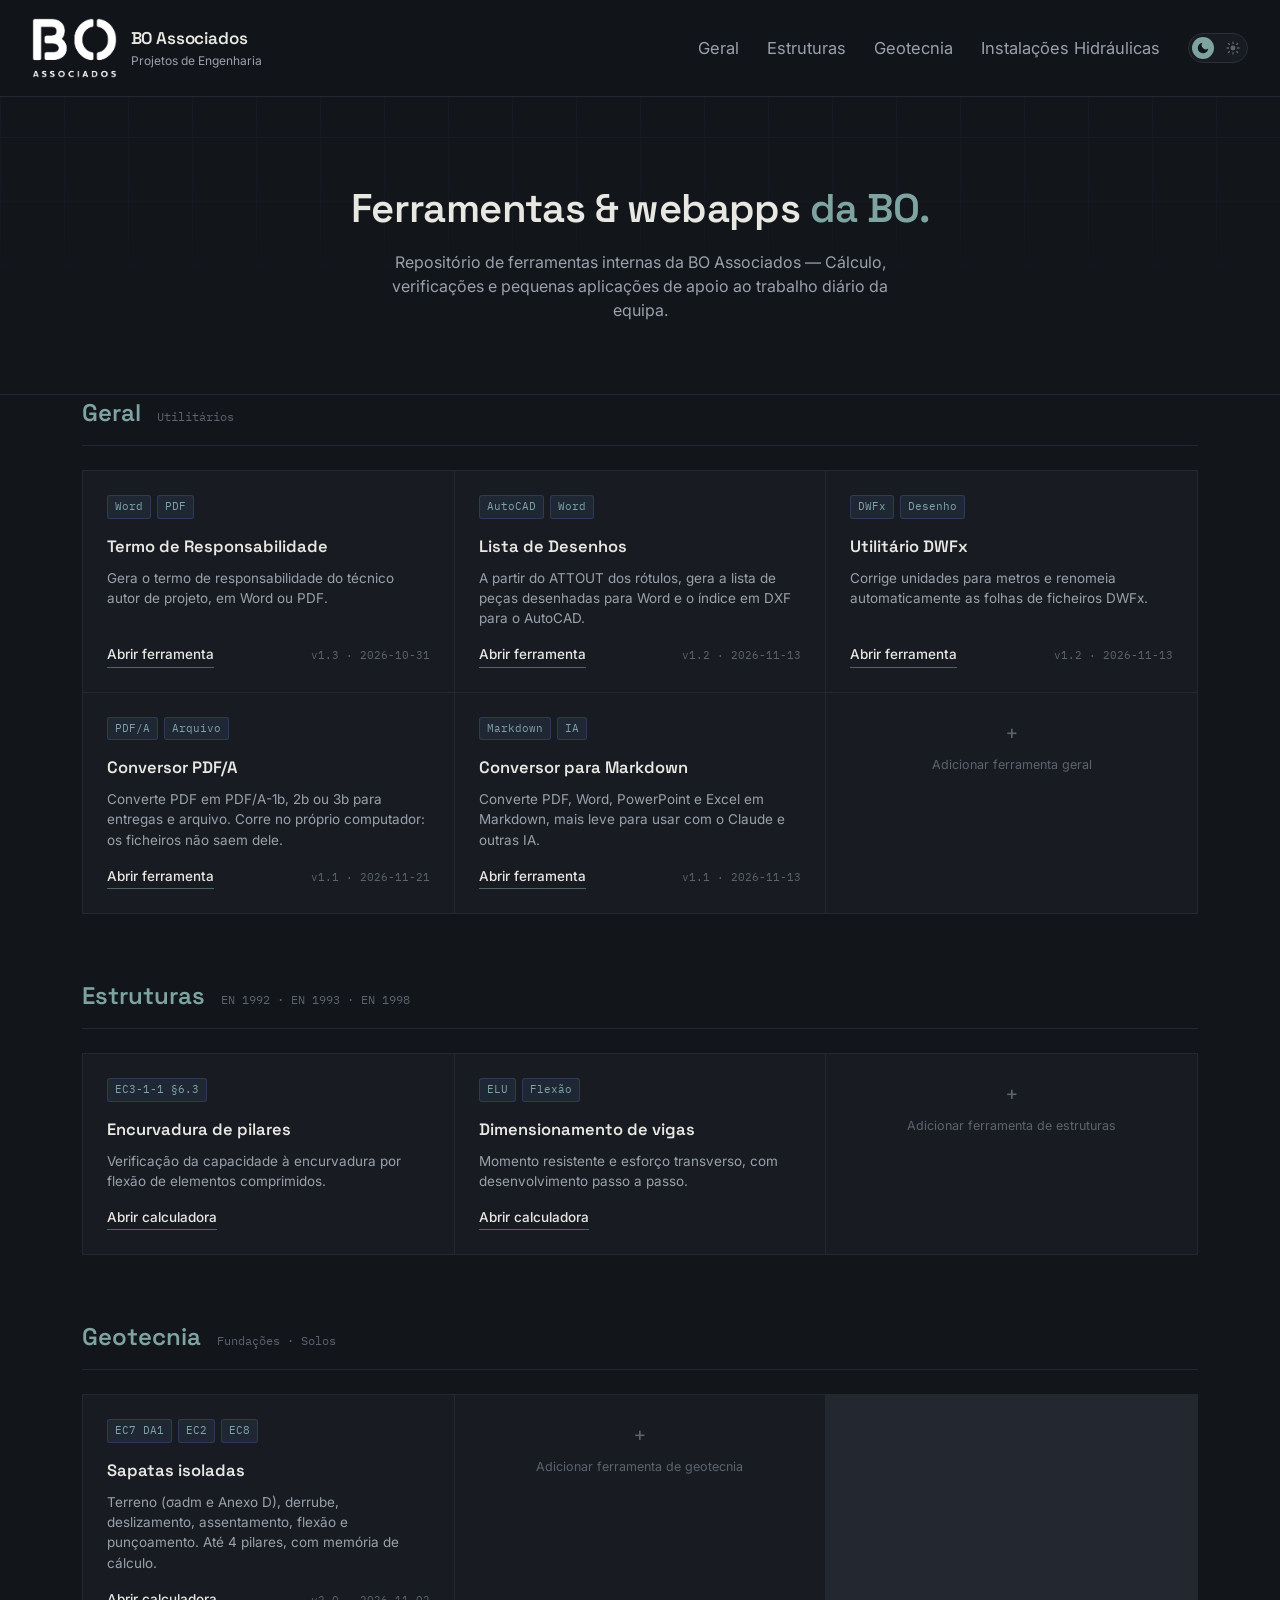
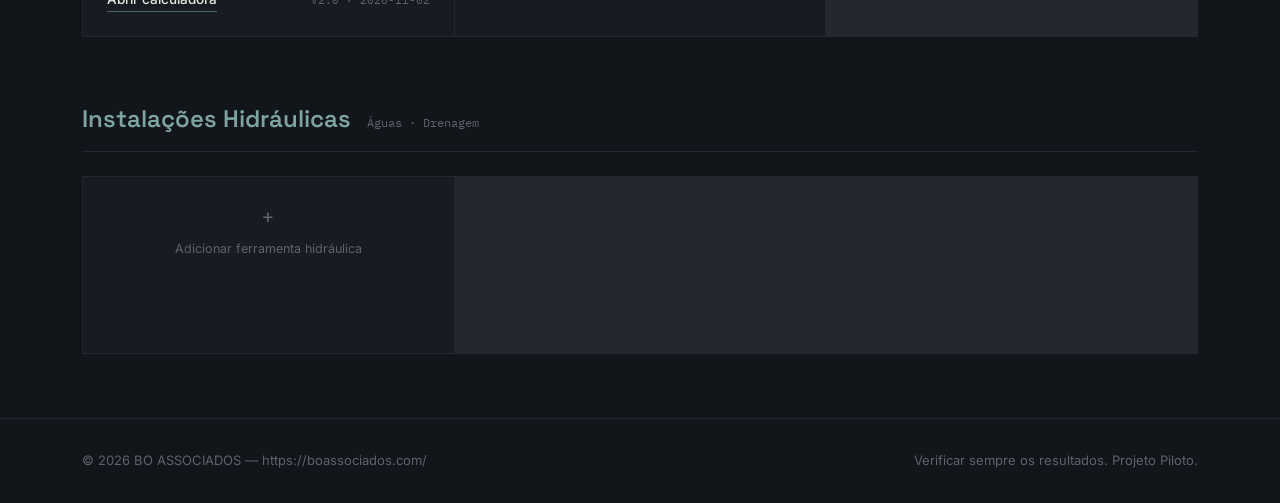
<file: index.html>
<!DOCTYPE html>
<html lang="pt">
<head>
<meta charset="UTF-8">
<meta name="viewport" content="width=device-width, initial-scale=1.0">
<title>BOassociados | WebApps</title>
<script src="tema.js"></script>
<script src="versoes.js"></script>
<style>
  @import url('https://fonts.googleapis.com/css2?family=Space+Grotesk:wght@500;600;700&family=Inter:wght@400;500;600&family=IBM+Plex+Mono:wght@400;500&display=swap');

  :root{
    --bg: #12151a;
    --panel: #181c22;
    --panel-hover: #1e232b;
    --border: #2a2f38;
    --border-soft: #23272f;
    --text: #e9e7e2;
    --text-dim: #9aa1ac;
    --text-faint: #5c636e;
    --blue: #7EA4A2;
    --blue-dim: #4d6564;
    --amber: #d98e4a;
    --header-bg: rgba(18,21,26,0.92);
    --grid: rgba(111,156,243,0.06);
    --tag-bg: rgba(111,156,243,0.09);
    --tag-border: rgba(111,156,243,0.18);
    --logo-filter: none;
    --max-width: 1180px;
    color-scheme: dark;
  }

  /* Tema claro — mesma paleta da ferramenta de Sapatas */
  :root[data-theme="light"]{
    --bg: #eef0ee;
    --panel: #ffffff;
    --panel-hover: #f5f6f4;
    --border: #d4d9d6;
    --border-soft: #e3e7e4;
    --text: #1a1f22;
    --text-dim: #4f585e;
    --text-faint: #858d92;
    --blue: #4b7a77;
    --blue-dim: #a9c1bf;
    --amber: #a8701b;
    --header-bg: rgba(238,240,238,0.92);
    --grid: rgba(75,122,119,0.08);
    --tag-bg: rgba(75,122,119,0.10);
    --tag-border: rgba(75,122,119,0.24);
    --logo-filter: brightness(0) opacity(0.88);
    color-scheme: light;
  }

  *{ box-sizing: border-box; margin:0; padding:0; }

  html{ scroll-behavior: smooth; }

  body{
    background: var(--bg);
    color: var(--text);
    font-family: 'Inter', system-ui, sans-serif;
    line-height: 1.5;
    -webkit-font-smoothing: antialiased;
    transition: background-color 0.2s ease, color 0.2s ease;
  }

  a{ color: inherit; text-decoration: none; }

  .wrap{
    max-width: var(--max-width);
    margin: 0 auto;
    padding: 0 32px;
  }

  /* ---------- Header ---------- */

  header{
    border-bottom: 1px solid var(--border-soft);
    position: sticky;
    top: 0;
    background: var(--header-bg);
    backdrop-filter: blur(6px);
    z-index: 20;
  }

  .header-inner{
    display: flex;
    align-items: center;
    justify-content: space-between;
    padding: 18px 32px;
  }

  .brand{
    display: flex;
    align-items: center;
    gap: 14px;
  }

  /* LOGO PLACEHOLDER — substituir por: <img src="logo.png" alt="Nome da Empresa" class="logo-mark"> */
   .logo-mark{ height: 60px; width: auto; display: block; flex-shrink: 0; filter: var(--logo-filter); }

  .brand-name{
    font-family: 'Space Grotesk', sans-serif;
    font-weight: 600;
    font-size: 17px;
    letter-spacing: -0.01em;
  }

  .brand-sub{
    font-size: 12px;
    color: var(--text-dim);
    display: block;
    margin-top: 1px;
  }

  nav{
    display: flex;
    gap: 28px;
    font-size: 16.5px;
    color: var(--text-dim);
  }

  nav a:hover{ color: var(--text); }

  .header-right{
    display: flex;
    align-items: center;
    gap: 28px;
  }


  /* ---------- Hero ---------- */

  .hero{
    position: relative;
    padding: 88px 0 72px;
    overflow: hidden;
    border-bottom: 1px solid var(--border-soft);
  }

  .hero::before{
    content: "";
    position: absolute;
    inset: 0;
    background-image:
      repeating-linear-gradient(0deg, var(--grid) 0, var(--grid) 1px, transparent 1px, transparent 64px),
      repeating-linear-gradient(90deg, var(--grid) 0, var(--grid) 1px, transparent 1px, transparent 64px);
    mask-image: linear-gradient(to bottom, rgba(0,0,0,0.9), transparent 85%);
    pointer-events: none;
  }

  .hero-inner{
    position: relative;
    max-width: 680px;
    margin: 0 auto;
    text-align: center;
  }

  .hero h1{
    font-family: 'Space Grotesk', sans-serif;
    font-weight: 600;
    font-size: 40px;
    line-height: 1.18;
    letter-spacing: -0.015em;
  }

  .hero h1 em{
    font-style: normal;
    color: var(--blue);
  }

  .hero p{
    margin-top: 18px;
    font-size: 16px;
    color: var(--text-dim);
    max-width: 52ch;
    margin-left: auto;
    margin-right: auto;
  }

  .hero-meta{
    margin-top: 32px;
    display: flex;
    gap: 32px;
    font-family: 'IBM Plex Mono', monospace;
    font-size: 12.5px;
    color: var(--text-faint);
  }

  .hero-meta strong{
    color: var(--text-dim);
    font-weight: 500;
  }

  /* ---------- Categories ---------- */

  main{ padding: 64px 0 100px; }

  .category{
    margin-bottom: 64px;
  }

  .category-head{
    display: flex;
    align-items: baseline;
    gap: 16px;
    padding-bottom: 14px;
    margin-bottom: 24px;
    border-bottom: 1px solid var(--border-soft);
  }

  .category-head h2{
    font-family: 'Space Grotesk', sans-serif;
    font-size: 24px;
    font-weight: 600;
    color: var(--blue);
  }

  .category-head span{
    font-family: 'IBM Plex Mono', monospace;
    font-size: 12px;
    color: var(--text-faint);
  }

  .card-grid{
    display: grid;
    grid-template-columns: repeat(auto-fill, minmax(280px, 1fr));
    gap: 1px;
    background: var(--border-soft);
    border: 1px solid var(--border-soft);
  }

  .card{
    background: var(--panel);
    padding: 24px;
    display: flex;
    flex-direction: column;
    transition: background 0.15s ease;
    min-height: 176px;
  }

  .card:hover{ background: var(--panel-hover); }

  .card h3{
    font-family: 'Space Grotesk', sans-serif;
    font-size: 16.5px;
    font-weight: 600;
    margin-bottom: 8px;
  }

  .card p{
    font-size: 13.5px;
    color: var(--text-dim);
    flex-grow: 1;
    margin-bottom: 16px;
  }

  .tags{
    display: flex;
    flex-wrap: wrap;
    gap: 6px;
    margin-bottom: 16px;
  }

  .tag{
    font-family: 'IBM Plex Mono', monospace;
    font-size: 10.5px;
    color: var(--blue);
    background: var(--tag-bg);
    border: 1px solid var(--tag-border);
    padding: 3px 7px;
    border-radius: 3px;
  }

  .card-link{
    font-size: 13.5px;
    font-weight: 500;
    color: var(--text);
    display: inline-flex;
    align-items: center;
    gap: 6px;
    width: fit-content;
    border-bottom: 1px solid var(--blue-dim);
    padding-bottom: 2px;
  }

  .card-link:hover{ border-bottom-color: var(--blue); color: var(--blue); }

  /* Rodapé do cartão: link + versão (preenchida a partir de versoes.js) */
  .card-rodape{
    display: flex;
    align-items: baseline;
    justify-content: space-between;
    gap: 12px;
  }
  .versao{
    font-family: 'IBM Plex Mono', monospace;
    font-size: 11px;
    color: var(--text-faint);
    white-space: nowrap;
  }

  /* Placeholder / empty-slot card, for adding future tools */
  .card.placeholder{
    align-items: center;
    justify-content: center;
    text-align: center;
    color: var(--text-faint);
    border: none;
  }

  .card.placeholder .plus{
    font-family: 'Space Grotesk', sans-serif;
    font-size: 22px;
    color: var(--text-faint);
    margin-bottom: 6px;
  }

  .card.placeholder p{
    color: var(--text-faint);
    font-size: 12.5px;
    margin: 0;
  }

  /* ---------- Footer ---------- */

  footer{
    border-top: 1px solid var(--border-soft);
    padding: 32px 0;
  }

  .footer-inner{
    display: flex;
    justify-content: space-between;
    align-items: center;
    flex-wrap: wrap;
    gap: 12px;
    font-size: 13px;
    color: var(--text-faint);
  }

  .footer-inner a:hover{ color: var(--text-dim); }

  @media (max-width: 640px){
    .header-inner{ padding: 16px 20px; }
    .wrap{ padding: 0 20px; }
    nav{ display:none; }
    .hero{ padding: 56px 0 48px; }
    .hero h1{ font-size: 30px; }
  }
</style>
</head>
<body>

  <header>
    <div class="header-inner">
      <div class="brand">
        <!-- LOGO: substituir este bloco por <img src="logo.png" class="logo-mark" alt="Nome da Empresa"> -->
        <img src="logo_white.png" class="logo-mark" alt="BO Associados">
        <div>
          <div class="brand-name">BO Associados</div>
          <span class="brand-sub">Projetos de Engenharia</span>
        </div>
      </div>
      <div class="header-right">
        <nav>
          <a href="#geral">Geral</a>
          <a href="#estruturas">Estruturas</a>
          <a href="#geotecnia">Geotecnia</a>
          <a href="#hidraulicas">Instalações Hidráulicas</a>
        </nav>
        <button type="button" data-tema-toggle></button>
      </div>
    </div>
  </header>

  <section class="hero">
    <div class="wrap hero-inner">
      <h1>Ferramentas & webapps <em>da BO.</em></h1> 
      <p>Repositório de ferramentas internas da BO Associados — Cálculo, verificações e pequenas aplicações de apoio ao trabalho diário da equipa.</p>
    </div>
  </section>

  <main class="wrap">

        <!-- ==========================================================
         CATEGORIA: GERAL
    =========================================================== -->
    <div class="category" id="geral">
      <div class="category-head">
        <h2>Geral</h2>
        <span>Utilitários</span>
      </div>
      <div class="card-grid">

<a href="ferramentas/termo-responsabilidade/index.html" class="card">
  <div class="tags">
    <span class="tag">Word</span>
    <span class="tag">PDF</span>
  </div>
  <h3>Termo de Responsabilidade</h3>
  <p>Gera o termo de responsabilidade do técnico autor de projeto, em Word ou PDF.</p>
  <span class="card-link">Abrir ferramenta</span>
</a>

<a href="ferramentas/lista-desenhos/index.html" class="card">
  <div class="tags">
    <span class="tag">AutoCAD</span>
    <span class="tag">Word</span>
  </div>
  <h3>Lista de Desenhos</h3>
  <p>A partir do ATTOUT dos rótulos, gera a lista de peças desenhadas para Word e o índice em DXF para o AutoCAD.</p>
  <span class="card-link">Abrir ferramenta</span>
</a>

<a href="ferramentas/corretor-dwfx/index.html" class="card">
  <div class="tags">
    <span class="tag">DWFx</span>
    <span class="tag">Desenho</span>
  </div>
  <h3>Utilitário DWFx</h3>
  <p>Corrige unidades para metros e renomeia automaticamente as folhas de ficheiros DWFx.</p>
  <span class="card-link">Abrir ferramenta</span>
</a>

<a href="ferramentas/conversor-pdfa/index.html" class="card">
  <div class="tags">
    <span class="tag">PDF/A</span>
    <span class="tag">Arquivo</span>
  </div>
  <h3>Conversor PDF/A</h3>
  <p>Converte PDF em PDF/A-1b, 2b ou 3b para entregas e arquivo. Corre no próprio computador: os ficheiros não saem dele.</p>
  <span class="card-link">Abrir ferramenta</span>
</a>

<a href="ferramentas/conversor-markdown/index.html" class="card">
  <div class="tags">
    <span class="tag">Markdown</span>
    <span class="tag">IA</span>
  </div>
  <h3>Conversor para Markdown</h3>
  <p>Converte PDF, Word, PowerPoint e Excel em Markdown, mais leve para usar com o Claude e outras IA.</p>
  <span class="card-link">Abrir ferramenta</span>
</a>

        <div class="card placeholder">
          <div class="plus">+</div>
          <p>Adicionar ferramenta geral</p>
        </div>

      </div>
    </div>

    <!-- ==========================================================
         CATEGORIA: ESTRUTURAS
    =========================================================== -->
    <div class="category" id="estruturas">
      <div class="category-head">
        <h2>Estruturas</h2>
        <span>EN 1992 · EN 1993 · EN 1998</span>
      </div>
      <div class="card-grid">

        <a href="ferramentas/encurvadura-pilares/index.html" class="card">
          <div class="tags">
            <span class="tag">EC3-1-1 §6.3</span>
          </div>
          <h3>Encurvadura de pilares</h3>
          <p>Verificação da capacidade à encurvadura por flexão de elementos comprimidos.</p>
          <span class="card-link">Abrir calculadora</span>
        </a>

        <a href="ferramentas/vigas-betao/index.html" class="card">
          <div class="tags">
            <span class="tag">ELU</span>
            <span class="tag">Flexão</span>
          </div>
          <h3>Dimensionamento de vigas</h3>
          <p>Momento resistente e esforço transverso, com desenvolvimento passo a passo.</p>
          <span class="card-link">Abrir calculadora</span>
        </a>

        <div class="card placeholder">
          <div class="plus">+</div>
          <p>Adicionar ferramenta de estruturas</p>
        </div>

      </div>
    </div>

    <!-- ==========================================================
         CATEGORIA: GEOTECNIA
    =========================================================== -->
    <div class="category" id="geotecnia">
      <div class="category-head">
        <h2>Geotecnia</h2>
        <span>Fundações · Solos</span>
      </div>
      <div class="card-grid">

        <a href="ferramentas/sapatas/index.html" class="card">
          <div class="tags">
            <span class="tag">EC7 DA1</span>
            <span class="tag">EC2</span>
            <span class="tag">EC8</span>
          </div>
          <h3>Sapatas isoladas</h3>
          <p>Terreno (σadm e Anexo D), derrube, deslizamento, assentamento, flexão e punçoamento. Até 4 pilares, com memória de cálculo.</p>
          <span class="card-link">Abrir calculadora</span>
        </a>

        <div class="card placeholder">
          <div class="plus">+</div>
          <p>Adicionar ferramenta de geotecnia</p>
        </div>

      </div>
    </div>

    <!-- ==========================================================
         CATEGORIA: INSTALAÇÕES HIDRÁULICAS
    =========================================================== -->
    <div class="category" id="hidraulicas">
      <div class="category-head">
        <h2>Instalações Hidráulicas</h2>
        <span>Águas · Drenagem</span>
      </div>
      <div class="card-grid">

        <div class="card placeholder">
          <div class="plus">+</div>
          <p>Adicionar ferramenta hidráulica</p>
        </div>

      </div>
    </div>

  </main>

  <footer>
    <div class="wrap footer-inner">
      <span>© 2026 BO ASSOCIADOS — https://boassociados.com/</span>
      <span>Verificar sempre os resultados. Projeto Piloto.</span>
    </div>
  </footer>

  <script>
    // Versão e data em cada cartão, a partir de versoes.js (chave = pasta da ferramenta).
    (function () {
      var V = window.BO_VERSOES || {};
      document.querySelectorAll('a.card[href^="ferramentas/"]').forEach(function (card) {
        var pasta = card.getAttribute('href').split('/')[1];
        var h = V[pasta], link = card.querySelector('.card-link');
        if (!h || !h.length || !link) return;
        var rodape = document.createElement('div');
        rodape.className = 'card-rodape';
        link.parentNode.insertBefore(rodape, link);
        rodape.appendChild(link);
        var el = document.createElement('span');
        el.className = 'versao';
        el.textContent = 'v' + h[0].v + ' · ' + h[0].data;
        el.title = h.map(function (x) { return 'v' + x.v + ' (' + x.data + ') — ' + x.nota; }).join('\n');
        rodape.appendChild(el);
      });
    })();
  </script>

</body>
</html>
</file>
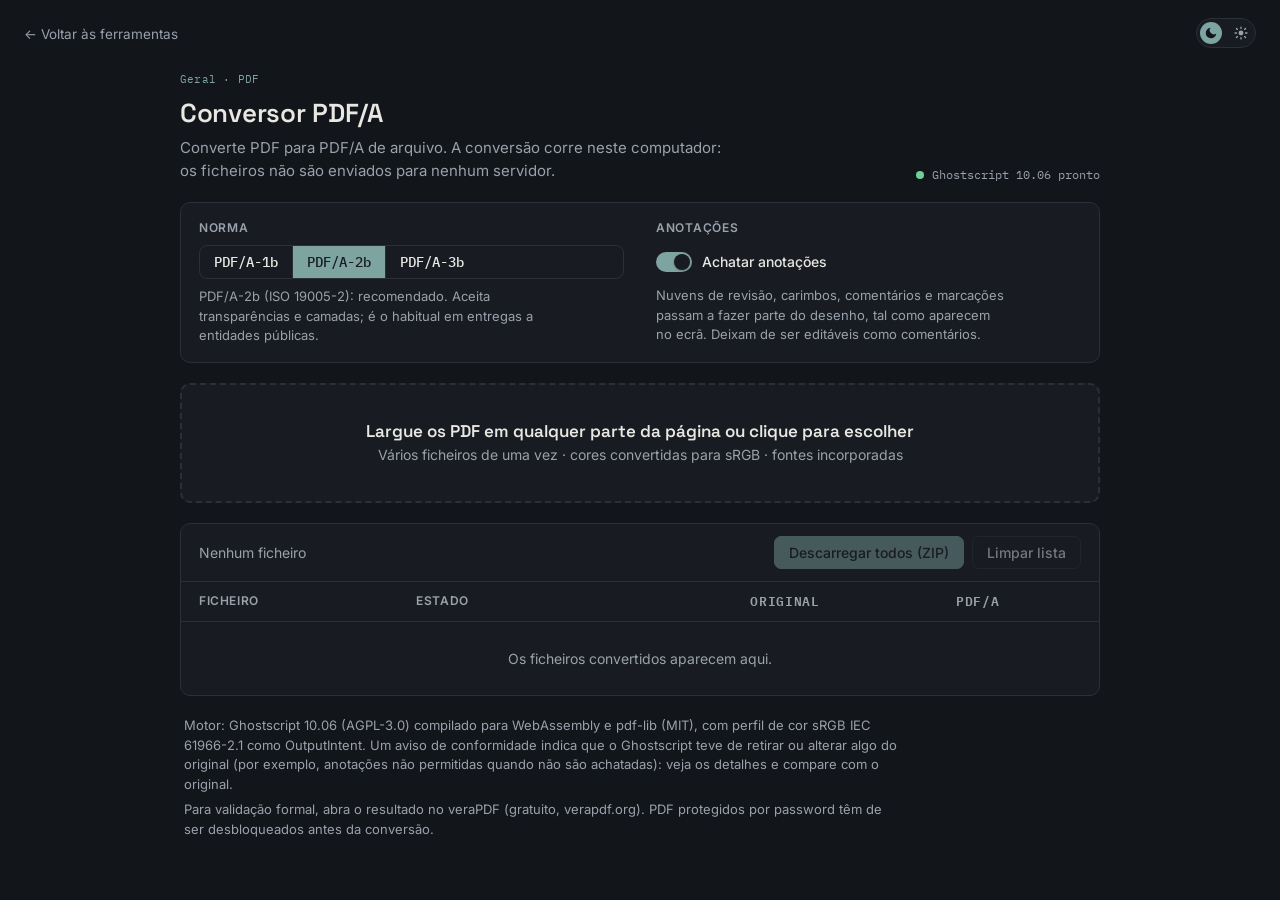
<file: ferramentas/conversor-pdfa/index.html>
<!DOCTYPE html>
<html lang="pt-PT">
<head>
<meta charset="utf-8">
<meta name="viewport" content="width=device-width, initial-scale=1">
<title>Conversor PDF/A | BO Associados</title>
<script src="../../tema.js"></script>
<link rel="preconnect" href="https://fonts.googleapis.com">
<link rel="stylesheet" href="https://fonts.googleapis.com/css2?family=Space+Grotesk:wght@500;600;700&family=Inter:wght@400;500;600&family=IBM+Plex+Mono:wght@400;500&display=swap">
<style>
:root{
  /* Layout: ferramenta de coluna única — opções, zona de largar, tabela de ficheiros.
     Paleta BO: escuro por defeito; claro em :root[data-theme="light"] (ver tema.js). */
  --bg:#12151a; --surface:#181c22; --ink:#e9e7e2; --muted:#9aa1ac; --line:#2a2f38;
  --accent:#7EA4A2; --accent-soft:rgba(126,164,162,0.12);
  --ok:#6fcf97; --ok-soft:rgba(111,207,151,0.12); --warn:#e3b55f; --warn-soft:rgba(227,181,95,0.12); --err:#e07a6f; --err-soft:rgba(224,122,111,0.12);
  /* Nomes usados pelo interruptor de tema (tema.js) */
  --panel:var(--surface); --text-faint:var(--muted);
  --f-body:"Inter",system-ui,-apple-system,"Segoe UI",sans-serif;
  --f-head:"Space Grotesk","Inter",system-ui,sans-serif;
  --f-mono:"IBM Plex Mono",ui-monospace,Consolas,monospace;
  color-scheme:dark;
}
/* Tema claro — paleta comum às ferramentas BO (ver tema.js) */
:root[data-theme="light"]{
  --bg:#eef0ee; --surface:#ffffff; --ink:#1a1f22; --muted:#4f585e; --line:#d4d9d6;
  --accent:#4b7a77; --accent-soft:rgba(75,122,119,0.10);
  --ok:#2f8a57; --ok-soft:#e1f3e9; --warn:#9a6200; --warn-soft:#fbf0d9; --err:#b42318; --err-soft:#fde7e5;
  color-scheme:light;
}
*{box-sizing:border-box}
html,body{margin:0}
body{background:var(--bg);color:var(--ink);font:15px/1.5 var(--f-body)}
.wrap{max-width:960px;margin:0 auto;padding:72px 20px 48px;display:grid;gap:20px}
.back-link{position:fixed;top:24px;left:24px;font-size:13.5px;color:var(--muted);text-decoration:none;z-index:10}
.back-link:hover{color:var(--ink)}
.tema-fixo{position:fixed;top:18px;right:24px;z-index:10}
.eyebrow{font:11px var(--f-mono);color:var(--accent);letter-spacing:.02em;margin-bottom:8px}
header{display:flex;flex-wrap:wrap;justify-content:space-between;align-items:flex-end;gap:12px}
h1{font-family:var(--f-head);font-size:26px;font-weight:600;margin:0;text-wrap:balance;letter-spacing:-.01em}
.sub{color:var(--muted);margin:4px 0 0;max-width:62ch}
.engine{font:12px var(--f-mono);color:var(--muted);display:flex;align-items:center;gap:8px;white-space:nowrap}
.dot{width:8px;height:8px;border-radius:50%;background:var(--warn)}
.dot.ready{background:var(--ok)} .dot.fail{background:var(--err)}
.panel{background:var(--surface);border:1px solid var(--line);border-radius:10px}
.opts{display:grid;grid-template-columns:repeat(auto-fit,minmax(280px,1fr));gap:20px 32px;padding:16px 18px}
.opt{display:grid;gap:8px;align-content:start}
.opt .opt-label{margin-bottom:0}
.opt-label{font-size:12px;text-transform:uppercase;letter-spacing:.06em;color:var(--muted);font-weight:600;margin-bottom:6px}
.seg{display:inline-flex;border:1px solid var(--line);border-radius:8px;overflow:hidden}
.seg input{position:absolute;opacity:0;pointer-events:none}
.seg label{padding:7px 14px;cursor:pointer;font:500 14px var(--f-mono);border-right:1px solid var(--line);user-select:none}
.seg label:last-of-type{border-right:0}
.seg input:checked+label{background:var(--accent);color:var(--surface)}
.seg input:focus-visible+label{outline:2px solid var(--accent);outline-offset:-3px}
.sw{display:flex;align-items:center;gap:10px;cursor:pointer;font-weight:500;font-size:14px;padding:6px 0}
.sw input{position:absolute;opacity:0;pointer-events:none}
.sw .track{width:36px;height:20px;border-radius:999px;background:var(--line);position:relative;transition:background .15s;flex:none}
.sw .track::after{content:"";position:absolute;top:2px;left:2px;width:16px;height:16px;border-radius:50%;background:var(--surface);box-shadow:0 1px 2px rgba(0,0,0,.25);transition:transform .15s}
.sw input:checked+.track{background:var(--accent)}
.sw input:checked+.track::after{transform:translateX(16px)}
.sw input:focus-visible+.track{outline:2px solid var(--accent);outline-offset:2px}
.opt-hint{margin:0;font-size:13px;color:var(--muted);max-width:44ch}
.drop{border:2px dashed var(--line);border-radius:10px;padding:34px 20px;text-align:center;cursor:pointer;transition:border-color .15s,background .15s;background:var(--surface)}
.drop:hover,.drop:focus-visible,.drop.over{border-color:var(--accent);background:var(--accent-soft);outline:none}
.drop strong{display:block;font-family:var(--f-head);font-size:17px;font-weight:600}
.drop span{color:var(--muted);font-size:14px}
.drop.disabled{opacity:.55;pointer-events:none}
.bar{display:flex;flex-wrap:wrap;justify-content:space-between;align-items:center;gap:12px;padding:12px 18px;border-bottom:1px solid var(--line)}
.summary{font-size:14px;color:var(--muted);font-variant-numeric:tabular-nums}
.actions{display:flex;gap:8px;flex-wrap:wrap}
button{font:500 14px var(--f-body);border-radius:7px;padding:7px 14px;cursor:pointer;border:1px solid var(--line);background:var(--surface);color:var(--ink)}
button:hover:not(:disabled){border-color:var(--accent);color:var(--accent)}
button.primary{background:var(--accent);border-color:var(--accent);color:var(--surface)}
button.primary:hover:not(:disabled){filter:brightness(1.1);color:var(--surface)}
button:disabled{opacity:.45;cursor:not-allowed}
button:focus-visible{outline:2px solid var(--accent);outline-offset:2px}
.tbl{overflow-x:auto}
table{width:100%;border-collapse:collapse;font-size:14px}
th{text-align:left;font-size:12px;text-transform:uppercase;letter-spacing:.05em;color:var(--muted);font-weight:600;padding:10px 18px;border-bottom:1px solid var(--line)}
td{padding:11px 18px;border-bottom:1px solid var(--line);vertical-align:middle}
tr:last-child td{border-bottom:0}
td.num,th.num{text-align:right;font-variant-numeric:tabular-nums;font-family:var(--f-mono);font-size:13px;white-space:nowrap}
.fname{word-break:break-all;font-weight:500}
.fsub{font-size:12px;color:var(--muted)}
.chip{display:inline-block;padding:2px 9px;border-radius:999px;font-size:12px;font-weight:600;white-space:nowrap}
.chip.wait{background:var(--accent-soft);color:var(--accent)}
.chip.ok{background:var(--ok-soft);color:var(--ok)}
.chip.warn{background:var(--warn-soft);color:var(--warn)}
.chip.err{background:var(--err-soft);color:var(--err)}
.prog{height:4px;background:var(--line);border-radius:2px;margin-top:6px;overflow:hidden;width:120px}
.prog i{display:block;height:100%;background:var(--accent);width:0;transition:width .2s}
details{margin-top:6px}
summary{font-size:12px;color:var(--muted);cursor:pointer}
pre{font:12px/1.45 var(--f-mono);background:var(--bg);border:1px solid var(--line);border-radius:6px;padding:8px 10px;max-height:180px;overflow:auto;white-space:pre-wrap;margin:6px 0 0}
.overlay{position:fixed;inset:0;z-index:50;display:none;place-items:center;background:color-mix(in srgb,var(--accent) 14%,transparent);backdrop-filter:blur(2px)}
.overlay.on{display:grid}
.overlay div{border:3px dashed var(--accent);border-radius:16px;background:var(--surface);padding:36px 48px;text-align:center;box-shadow:0 10px 40px rgba(0,0,0,.18)}
.overlay strong{display:block;font-family:var(--f-head);font-size:20px;font-weight:600;color:var(--accent)}
.overlay span{color:var(--muted);font-size:14px}
.empty{padding:26px 18px;color:var(--muted);text-align:center;font-size:14px}
.notes{font-size:13px;color:var(--muted);display:grid;gap:6px;padding:0 4px}
.notes p{margin:0;max-width:90ch}
.notes code{font-family:var(--f-mono);font-size:12px}
.msg{padding:10px 18px;font-size:14px;border-top:1px solid var(--line)}
.msg.err{color:var(--err)}
@media (max-width:640px){
  .back-link{left:16px} .tema-fixo{right:16px}
  th:nth-child(3),td:nth-child(3){display:none}
  td,th{padding:10px 12px}
}
@media (prefers-reduced-motion:reduce){*{transition:none!important}}
</style>
</head>
<body>
<a href="../../index.html" class="back-link">← Voltar às ferramentas</a>
<div class="tema-fixo"><button type="button" data-tema-toggle></button></div>
<div class="overlay" id="overlay" aria-hidden="true"><div><strong>Largue os PDF para converter</strong><span>Norma e opções atuais aplicam-se a estes ficheiros</span></div></div>
<div class="wrap">
  <header>
    <div>
      <div class="eyebrow">Geral · PDF</div>
      <h1>Conversor PDF/A</h1>
      <p class="sub">Converte PDF para PDF/A de arquivo. A conversão corre neste computador: os ficheiros não são enviados para nenhum servidor.</p>
    </div>
    <div class="engine" id="engine"><span class="dot" id="dot"></span><span id="engineTxt">A carregar o motor… (11 MB na 1.ª vez)</span></div>
  </header>

  <section class="panel opts" aria-label="Opções">
    <div class="opt">
      <div class="opt-label" id="lvlLbl">Norma</div>
      <div class="seg" role="radiogroup" aria-labelledby="lvlLbl">
        <input type="radio" name="lvl" id="lvl1" value="1"><label for="lvl1">PDF/A-1b</label>
        <input type="radio" name="lvl" id="lvl2" value="2" checked><label for="lvl2">PDF/A-2b</label>
        <input type="radio" name="lvl" id="lvl3" value="3"><label for="lvl3">PDF/A-3b</label>
      </div>
      <p class="opt-hint" id="lvlHint"></p>
    </div>
    <div class="opt">
      <div class="opt-label">Anotações</div>
      <label class="sw"><input type="checkbox" id="flat" checked><span class="track"></span>Achatar anotações</label>
      <p class="opt-hint" id="flatHint"></p>
    </div>
  </section>

  <div class="drop disabled" id="drop" tabindex="0" role="button" aria-label="Escolher ficheiros PDF">
    <strong>Largue os PDF em qualquer parte da página ou clique para escolher</strong>
    <span>Vários ficheiros de uma vez · cores convertidas para sRGB · fontes incorporadas</span>
    <input type="file" id="file" accept="application/pdf,.pdf" multiple hidden>
  </div>

  <section class="panel">
    <div class="bar">
      <div class="summary" id="summary">Nenhum ficheiro</div>
      <div class="actions">
        <button id="btnZip" class="primary" disabled>Descarregar todos (ZIP)</button>
        <button id="btnClear" disabled>Limpar lista</button>
      </div>
    </div>
    <div class="tbl">
      <table>
        <thead><tr><th>Ficheiro</th><th>Estado</th><th class="num">Original</th><th class="num">PDF/A</th><th></th></tr></thead>
        <tbody id="rows"></tbody>
      </table>
      <div class="empty" id="empty">Os ficheiros convertidos aparecem aqui.</div>
    </div>
    <div class="msg" id="msg" hidden></div>
  </section>

  <div class="notes">
    <p>Motor: Ghostscript 10.06 (AGPL-3.0) compilado para WebAssembly e pdf-lib (MIT), com perfil de cor sRGB IEC 61966-2.1 como OutputIntent. Um aviso de conformidade indica que o Ghostscript teve de retirar ou alterar algo do original (por exemplo, anotações não permitidas quando não são achatadas): veja os detalhes e compare com o original.</p>
    <p>Para validação formal, abra o resultado no veraPDF (gratuito, verapdf.org). PDF protegidos por password têm de ser desbloqueados antes da conversão.</p>
  </div>
</div>


<script>
(() => {
  const $ = (id) => document.getElementById(id);
  const HINTS = {
    '1': 'PDF/A-1b (ISO 19005-1): o mais restritivo. Transparências não são permitidas e podem alterar o aspeto, e desenhos com blocos repetidos (legendas, carimbos) ficam bastante maiores. Use só se for exigido.',
    '2': 'PDF/A-2b (ISO 19005-2): recomendado. Aceita transparências e camadas; é o habitual em entregas a entidades públicas.',
    '3': 'PDF/A-3b (ISO 19005-3): igual ao 2b, mas permite ficheiros anexos dentro do PDF.'
  };
  const lvlHint = $('lvlHint');
  const level = () => document.querySelector('input[name=lvl]:checked').value;
  const showHint = () => { lvlHint.textContent = HINTS[level()]; };
  document.querySelectorAll('input[name=lvl]').forEach(r => r.addEventListener('change', showHint));
  showHint();
  const flatHint = $('flatHint');
  const showFlat = () => { flatHint.textContent = $('flat').checked
    ? 'Nuvens de revisão, carimbos, comentários e marcações passam a fazer parte do desenho, tal como aparecem no ecrã. Deixam de ser editáveis como comentários.'
    : 'As anotações são mantidas como comentários editáveis. As que o PDF/A não permite (não imprimíveis, multimédia, sem aspeto definido) são removidas.'; };
  $('flat').addEventListener('change', showFlat);
  showFlat();

  // ---------- worker ----------
  let worker = null, ready = false;
  const jobs = [];      // {id,name,size,file,status,out,log,page,total,row,level}
  const queue = [];
  let busy = false, seq = 0;

  function startEngine() {
    try {
      // Motor em ficheiros separados (motor/): o browser guarda-os em cache entre visitas.
      worker = new Worker('motor/worker.js');
      worker.onmessage = onWorker;
      worker.onerror = (e) => engineFail('Erro no motor: ' + (e.message || 'desconhecido'));
      worker.postMessage({type:'init'});
    } catch (err) { engineFail(String(err.message || err)); }
  }
  function engineFail(t) {
    $('dot').className = 'dot fail';
    $('engineTxt').textContent = 'Motor indisponível';
    showMsg('Não foi possível iniciar o motor de conversão neste browser (' + t + '). Experimente uma versão recente do Chrome, Edge ou Firefox.', true);
  }
  function onWorker(e) {
    const m = e.data;
    if (m.type === 'ready') {
      ready = true;
      $('dot').className = 'dot ready';
      $('engineTxt').textContent = 'Ghostscript 10.06 pronto';
      $('drop').classList.remove('disabled');
      pump();
    } else if (m.type === 'initError') {
      engineFail(m.error);
    } else if (m.type === 'progress') {
      const j = jobs.find(x => x.id === m.id); if (!j) return;
      j.page = m.page; j.total = m.total; j.phase = m.phase || ''; render(j);
    } else if (m.type === 'done') {
      const j = jobs.find(x => x.id === m.id); busy = false;
      if (j) {
        j.log = m.log || '';
        if (m.ok) {
          j.out = new Blob([m.out], {type:'application/pdf'});
          j.warn = conformanceWarnings(j.log);
          j.status = j.warn.length ? 'warn' : 'ok';
        } else {
          j.status = 'err';
          j.err = /password|encrypt/i.test(j.log) ? 'PDF protegido por password' :
                  /memory access out of bounds|out of memory/i.test(j.log)
                    ? (j.level === '1' ? 'Sem memória no PDF/A-1b — experimente o 2b' : 'Sem memória para este ficheiro') :
                  /not a PDF|Couldn't find trailer|Unrecoverable error/i.test(j.log) ? 'Ficheiro danificado ou não é PDF' : 'A conversão falhou';
        }
        render(j);
      }
      updateBar();
      pump();
    }
  }
  function conformanceWarnings(log) {
    return log.split('\n').filter(l => /PDFA|PDF\/A|transparen|not permitted|not allowed|will be|reverting|abort/i.test(l) && !/^Processing|^Page \d/.test(l)).map(s => s.trim()).filter(Boolean);
  }
  function pump() {
    if (!ready || busy) return;
    const j = queue.shift(); if (!j) return;
    busy = true; j.status = 'run'; render(j);
    j.file.arrayBuffer().then(buf => {
      j.level = level(); j.flat = $('flat').checked;
      worker.postMessage({type:'convert', id:j.id, data:buf, level:j.level, flat:j.flat}, [buf]);
    }).catch(err => { busy = false; j.status='err'; j.err='Não foi possível ler o ficheiro'; j.log=String(err); render(j); pump(); });
  }

  // ---------- ficheiros ----------
  function addFiles(list) {
    const pdfs = [...list].filter(f => /\.pdf$/i.test(f.name) || f.type === 'application/pdf');
    if (!pdfs.length) { showMsg('Só são aceites ficheiros PDF.', true); return; }
    hideMsg();
    for (const f of pdfs) {
      const j = {id: ++seq, name: f.name, size: f.size, file: f, status: 'queue', page: 0, total: 0};
      jobs.push(j); queue.push(j); render(j);
    }
    updateBar(); pump();
  }
  const drop = $('drop'), input = $('file');
  drop.addEventListener('click', () => input.click());
  drop.addEventListener('keydown', e => { if (e.key === 'Enter' || e.key === ' ') { e.preventDefault(); input.click(); } });
  input.addEventListener('change', () => { addFiles(input.files); input.value = ''; });
  // largar em qualquer parte da página
  const overlay = $('overlay');
  let dragDepth = 0;
  const hasFiles = (e) => e.dataTransfer && [...e.dataTransfer.types].includes('Files');
  const hideOverlay = () => { dragDepth = 0; overlay.classList.remove('on'); drop.classList.remove('over'); };
  window.addEventListener('dragenter', e => {
    if (!hasFiles(e)) return; e.preventDefault();
    dragDepth++; if (ready) { overlay.classList.add('on'); drop.classList.add('over'); }
  });
  window.addEventListener('dragover', e => {
    if (!hasFiles(e)) return; e.preventDefault();
    e.dataTransfer.dropEffect = ready ? 'copy' : 'none';
  });
  window.addEventListener('dragleave', e => {
    if (!hasFiles(e)) return;
    dragDepth = Math.max(0, dragDepth - 1);
    if (dragDepth === 0 || e.clientX <= 0 || e.clientY <= 0 || e.clientX >= innerWidth || e.clientY >= innerHeight) hideOverlay();
  });
  window.addEventListener('drop', e => {
    if (!hasFiles(e)) return; e.preventDefault(); hideOverlay();
    if (ready) addFiles(e.dataTransfer.files);
    else showMsg('O motor ainda está a carregar. Aguarde uns segundos e volte a largar os ficheiros.', true);
  });

  // ---------- render ----------
  const fmt = (n) => n < 1024 ? n + ' B' : n < 1048576 ? (n/1024).toFixed(0) + ' KB' : (n/1048576).toFixed(1).replace('.', ',') + ' MB';
  const outName = (n) => n.replace(/\.pdf$/i, '') + '_PDFA.pdf';
  const esc = (s) => s.replace(/[&<>"]/g, c => ({'&':'&amp;','<':'&lt;','>':'&gt;','"':'&quot;'}[c]));
  function render(j) {
    $('empty').hidden = true;
    if (!j.row) { j.row = document.createElement('tr'); $('rows').appendChild(j.row); }
    let state = '';
    if (j.status === 'queue') state = '<span class="chip wait">Em fila</span>';
    else if (j.status === 'run') {
      const pct = j.total ? Math.round(100 * j.page / j.total) : 3;
      state = j.phase === 'compact'
        ? '<span class="chip wait">A otimizar tamanho</span><div class="prog"><i style="width:100%"></i></div>'
        : '<span class="chip wait">A converter' + (j.total ? ' · pág. ' + j.page + '/' + j.total : '') + '</span><div class="prog"><i style="width:' + pct + '%"></i></div>';
    }
    else if (j.status === 'ok') state = '<span class="chip ok">PDF/A-' + j.level + 'b</span>';
    else if (j.status === 'warn') state = '<span class="chip warn">PDF/A-' + j.level + 'b · com avisos</span>';
    else state = '<span class="chip err">' + esc(j.err || 'Erro') + '</span>';
    const sub = j.total && (j.status === 'ok' || j.status === 'warn') ? '<div class="fsub">' + j.total + (j.total === 1 ? ' página' : ' páginas') + ' → ' + esc(outName(j.name)) + (j.flat ? ' · anotações achatadas' : '') + '</div>' : '';
    const det = j.log && j.status !== 'run' ? '<details><summary>' + (j.warn && j.warn.length ? 'Ver avisos (' + j.warn.length + ')' : 'Ver registo') + '</summary><pre>' + esc((j.warn && j.warn.length ? j.warn.join('\n') + '\n\n— registo completo —\n' : '') + j.log) + '</pre></details>' : '';
    j.row.innerHTML =
      '<td><div class="fname">' + esc(j.name) + '</div>' + sub + det + '</td>' +
      '<td>' + state + '</td>' +
      '<td class="num">' + fmt(j.size) + '</td>' +
      '<td class="num">' + (j.out ? fmt(j.out.size) : '—') + '</td>' +
      '<td class="num">' + (j.out ? '<button data-id="' + j.id + '">Descarregar</button>' : '') + '</td>';
    const b = j.row.querySelector('button');
    if (b) b.onclick = () => save(outName(j.name), j.out);
  }
  function updateBar() {
    const done = jobs.filter(j => j.out).length, err = jobs.filter(j => j.status === 'err').length;
    const pend = jobs.filter(j => j.status === 'queue' || j.status === 'run').length;
    const parts = [];
    if (jobs.length) parts.push(jobs.length + (jobs.length === 1 ? ' ficheiro' : ' ficheiros'));
    if (done) parts.push(done + ' convertido' + (done > 1 ? 's' : ''));
    if (pend) parts.push(pend + ' por converter');
    if (err) parts.push(err + ' com erro');
    $('summary').textContent = parts.length ? parts.join(' · ') : 'Nenhum ficheiro';
    $('btnZip').disabled = done < 1 || pend > 0;
    $('btnClear').disabled = !jobs.length || pend > 0;
  }
  $('btnClear').onclick = () => {
    jobs.length = 0; $('rows').innerHTML = ''; $('empty').hidden = false; hideMsg(); updateBar();
  };
  $('btnZip').onclick = async () => {
    const files = jobs.filter(j => j.out);
    if (files.length === 1) return save(outName(files[0].name), files[0].out);
    const used = new Set();
    const entries = [];
    for (const j of files) {
      let n = outName(j.name), k = 2;
      while (used.has(n.toLowerCase())) n = outName(j.name).replace(/_PDFA\.pdf$/, '_PDFA (' + (k++) + ').pdf');
      used.add(n.toLowerCase());
      entries.push({name: n, data: new Uint8Array(await j.out.arrayBuffer())});
    }
    const d = new Date();
    const stamp = d.getFullYear() + String(d.getMonth()+1).padStart(2,'0') + String(d.getDate()).padStart(2,'0');
    save('PDFA_' + stamp + '.zip', makeZip(entries));
  };

  // ---------- descarregar ----------
  let dlCap; // undefined = não testado
  async function save(name, blob) {
    if (window.claude && typeof window.claude.use === 'function') {
      if (dlCap === undefined) { try { dlCap = await window.claude.use('downloads'); } catch (_) { dlCap = null; } }
      if (dlCap) {
        try { await dlCap.save({filename: name, data: blob}); hideMsg(); }
        catch (err) {
          if (err && err.code === 'declined') return;
          if (err && err.code === 'rate_limited') showMsg('Já há um pedido de descarga aberto. Confirme-o e tente de novo.', true);
          else showMsg('Não foi possível descarregar aqui (' + (err && err.code || 'erro') + ').', true);
        }
        return;
      }
    }
    const a = document.createElement('a');
    a.href = URL.createObjectURL(blob); a.download = name;
    document.body.appendChild(a); a.click(); a.remove();
    setTimeout(() => URL.revokeObjectURL(a.href), 30000);
  }

  // ---------- ZIP (sem compressão; PDF já vem comprimido) ----------
  const CRC = (() => { const t = new Uint32Array(256); for (let n = 0; n < 256; n++) { let c = n; for (let k = 0; k < 8; k++) c = c & 1 ? 0xEDB88320 ^ (c >>> 1) : c >>> 1; t[n] = c >>> 0; } return t; })();
  const crc32 = (u) => { let c = 0xFFFFFFFF; for (let i = 0; i < u.length; i++) c = CRC[(c ^ u[i]) & 255] ^ (c >>> 8); return (c ^ 0xFFFFFFFF) >>> 0; };
  function makeZip(entries) {
    const parts = [], central = []; let off = 0;
    const d = new Date();
    const dosT = (d.getHours() << 11) | (d.getMinutes() << 5) | (d.getSeconds() >> 1);
    const dosD = ((d.getFullYear() - 1980) << 9) | ((d.getMonth() + 1) << 5) | d.getDate();
    for (const e of entries) {
      const nm = new TextEncoder().encode(e.name), crc = crc32(e.data), sz = e.data.length;
      const h = new DataView(new ArrayBuffer(30));
      h.setUint32(0, 0x04034b50, true); h.setUint16(4, 20, true); h.setUint16(6, 0x0800, true); h.setUint16(8, 0, true);
      h.setUint16(10, dosT, true); h.setUint16(12, dosD, true); h.setUint32(14, crc, true); h.setUint32(18, sz, true); h.setUint32(22, sz, true);
      h.setUint16(26, nm.length, true); h.setUint16(28, 0, true);
      parts.push(h.buffer, nm, e.data);
      const c = new DataView(new ArrayBuffer(46));
      c.setUint32(0, 0x02014b50, true); c.setUint16(4, 20, true); c.setUint16(6, 20, true); c.setUint16(8, 0x0800, true); c.setUint16(10, 0, true);
      c.setUint16(12, dosT, true); c.setUint16(14, dosD, true); c.setUint32(16, crc, true); c.setUint32(20, sz, true); c.setUint32(24, sz, true);
      c.setUint16(28, nm.length, true); c.setUint32(42, off, true);
      central.push(c.buffer, nm);
      off += 30 + nm.length + sz;
    }
    const csz = central.reduce((s, b) => s + (b.byteLength), 0);
    const end = new DataView(new ArrayBuffer(22));
    end.setUint32(0, 0x06054b50, true); end.setUint16(8, entries.length, true); end.setUint16(10, entries.length, true);
    end.setUint32(12, csz, true); end.setUint32(16, off, true);
    return new Blob([...parts, ...central, end.buffer], {type: 'application/zip'});
  }

  function showMsg(t, isErr) { const m = $('msg'); m.hidden = false; m.textContent = t; m.className = 'msg' + (isErr ? ' err' : ''); }
  function hideMsg() { $('msg').hidden = true; }

  updateBar();
  setTimeout(startEngine, 30);
})();
</script>
</body>
</html>
</file>
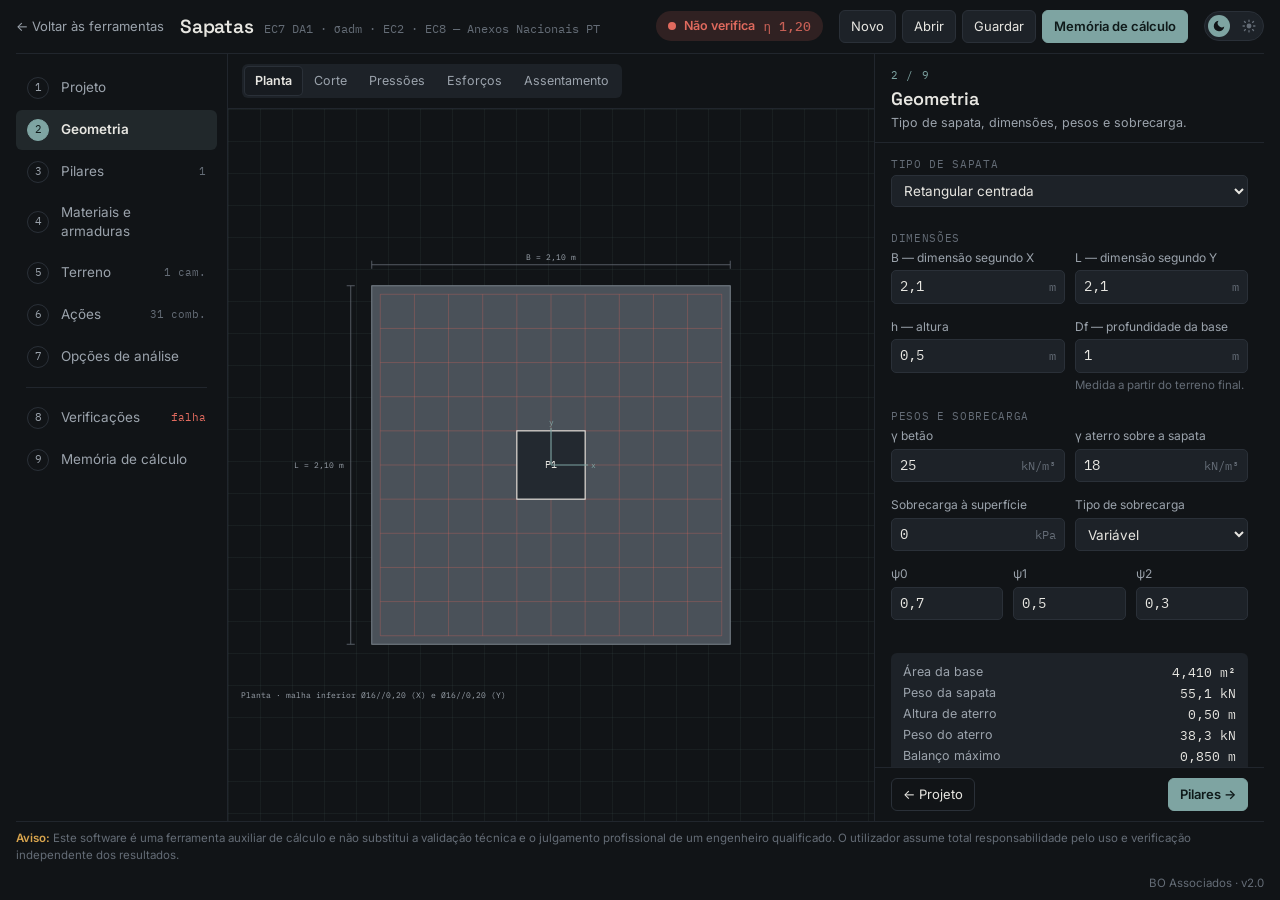
<file: ferramentas/sapatas/index.html>
<!DOCTYPE html>
<html lang="pt-PT">
<head>
<meta charset="UTF-8">
<meta name="viewport" content="width=device-width, initial-scale=1.0, viewport-fit=cover">
<title>Sapatas Isoladas</title>
<meta name="claude:viewport-fit-sides" content="cover">
<meta name="description" content="Verificação de sapatas isoladas segundo a NP EN 1997-1 (DA1), tensões admissíveis e NP EN 1992-1-1 — BO Associados.">
<link rel="preconnect" href="https://fonts.googleapis.com">
<link rel="preconnect" href="https://fonts.gstatic.com" crossorigin>
<link rel="stylesheet" href="https://fonts.googleapis.com/css2?family=Space+Grotesk:wght@500;600;700&family=Inter:wght@400;500;600&family=IBM+Plex+Mono:wght@400;500&display=swap">
<script src="../../tema.js"></script>
<script src="../../versoes.js"></script>
<link rel="stylesheet" href="style.css">
</head>
<body>
<header class="top">
  <a class="back" href="../../index.html">← Voltar às ferramentas</a>
  <div class="brand">
    <h1>Sapatas</h1>
    <span>EC7 DA1 · σadm · EC2 · EC8 — Anexos Nacionais PT</span>
  </div>
  <div class="spacer"></div>
  <div id="statusPill" class="status-pill"><span class="dot"></span><span>A calcular…</span></div>
  <div class="actions">
    <button class="btn" id="btnNovo" type="button">Novo</button>
    <button class="btn" id="btnAbrir" type="button">Abrir</button>
    <button class="btn" id="btnGuardar" type="button">Guardar</button>
    <button class="btn primary" id="btnRelatorio" type="button">Memória de cálculo</button>
    <input type="file" id="fileInput" accept=".json,application/json" hidden>
  </div>
  <button type="button" data-tema-toggle></button>
</header>

<div class="app">
  <nav class="steps" id="steps" aria-label="Menus"></nav>
  <section class="stage" aria-label="Área gráfica">
    <div class="toolbar">
      <div class="tabs" id="viewTabs" role="tablist"></div>
      <label class="combsel" id="combWrap"><span>Combinação</span><select class="inp" id="combSel"></select></label>
    </div>
    <div class="canvas" id="canvas"></div>
  </section>
  <aside class="panel" id="panel" aria-label="Dados">
    <div class="panel-head" id="panelHead"></div>
    <div class="panel-body" id="panelBody"></div>
    <div class="panel-foot" id="panelFoot"></div>
  </aside>
</div>

<footer class="aviso">
  <span><strong>Aviso:</strong> Este software é uma ferramenta auxiliar de cálculo e não substitui a validação técnica e o julgamento profissional de um engenheiro qualificado. O utilizador assume total responsabilidade pelo uso e verificação independente dos resultados.</span>
  <span>BO Associados · <span data-versao>v—</span></span>
</footer>

<div class="overlay" id="overlay" hidden></div>

<script src="calc.js"></script>
<script src="app.js"></script>
</body>
</html>
</file>
<file: ferramentas/sapatas/style.css>
/* ==========================================================================
   Sapatas — estilos
   Layout: cabeçalho fino · [menus | área gráfica | painel de dados] · aviso
   Escuro por defeito (coerente com o hub), com versão clara.
   ========================================================================== */
:root {
  --bg: #111417;
  --panel: #171b20;
  --panel-2: #1d2228;
  --panel-3: #232930;
  --line: #2a3038;
  --line-soft: #21262d;
  --text: #e7e6e1;
  --dim: #9ba3ac;
  --faint: #646c76;
  --accent: #7ea4a2;
  --accent-ink: #0f1a1a;
  --accent-soft: rgba(126, 164, 162, 0.14);
  --ok: #73b98f;
  --ok-soft: rgba(115, 185, 143, 0.14);
  --warn: #d9a54e;
  --warn-soft: rgba(217, 165, 78, 0.15);
  --bad: #e06a5e;
  --bad-soft: rgba(224, 106, 94, 0.15);
  --concrete: #4a5159;
  --concrete-line: #7b848d;
  --soil-1: #4a3f33;
  --soil-2: #3d3a30;
  --soil-3: #45392e;
  --fill: #2f3a3a;
  --water: #5d9bd8;
  --steel: #e0685c;
  --grid: rgba(126, 164, 162, 0.07);
  --f-display: 'Space Grotesk', 'Segoe UI', system-ui, sans-serif;
  --f-body: 'Inter', 'Segoe UI', system-ui, sans-serif;
  --f-mono: 'IBM Plex Mono', ui-monospace, 'Cascadia Mono', Consolas, monospace;
  --r: 6px;
  color-scheme: dark;
}
@media (prefers-color-scheme: light) {
  :root:not([data-theme="dark"]) {
    --bg: #eef0ee; --panel: #ffffff; --panel-2: #f5f6f4; --panel-3: #eceeeb; --line: #d4d9d6; --line-soft: #e3e7e4;
    --text: #1a1f22; --dim: #4f585e; --faint: #858d92; --accent: #4b7a77; --accent-ink: #ffffff; --accent-soft: rgba(75, 122, 119, 0.12);
    --ok: #2f8a57; --ok-soft: rgba(47, 138, 87, 0.12); --warn: #a8701b; --warn-soft: rgba(168, 112, 27, 0.13); --bad: #c0412f; --bad-soft: rgba(192, 65, 47, 0.12);
    --concrete: #c3c8cc; --concrete-line: #6f777e; --soil-1: #d8c6aa; --soil-2: #cdbd9f; --soil-3: #d3bea0; --fill: #dfe6df;
    --water: #2f74bb; --steel: #c0412f; --grid: rgba(75, 122, 119, 0.08);
    color-scheme: light;
  }
}
:root[data-theme="light"] {
  --bg: #eef0ee; --panel: #ffffff; --panel-2: #f5f6f4; --panel-3: #eceeeb; --line: #d4d9d6; --line-soft: #e3e7e4;
  --text: #1a1f22; --dim: #4f585e; --faint: #858d92; --accent: #4b7a77; --accent-ink: #ffffff; --accent-soft: rgba(75, 122, 119, 0.12);
  --ok: #2f8a57; --ok-soft: rgba(47, 138, 87, 0.12); --warn: #a8701b; --warn-soft: rgba(168, 112, 27, 0.13); --bad: #c0412f; --bad-soft: rgba(192, 65, 47, 0.12);
  --concrete: #c3c8cc; --concrete-line: #6f777e; --soil-1: #d8c6aa; --soil-2: #cdbd9f; --soil-3: #d3bea0; --fill: #dfe6df;
  --water: #2f74bb; --steel: #c0412f; --grid: rgba(75, 122, 119, 0.08);
  color-scheme: light;
}

* { box-sizing: border-box; }
[hidden] { display: none !important; }
html, body { height: 100%; }
body {
  margin: 0;
  background: var(--bg);
  color: var(--text);
  font-family: var(--f-body);
  font-size: 14px;
  line-height: 1.45;
  -webkit-font-smoothing: antialiased;
  display: flex;
  flex-direction: column;
  padding-left: max(16px, env(safe-area-inset-left, 0px));
  padding-right: max(16px, env(safe-area-inset-right, 0px));
}
a { color: inherit; }
button, input, select, textarea { font: inherit; color: inherit; }
:focus-visible { outline: 2px solid var(--accent); outline-offset: 2px; }
.num, .mono { font-family: var(--f-mono); font-variant-numeric: tabular-nums; }

/* ---------- cabeçalho ---------- */
.top {
  display: flex; align-items: center; gap: 16px; flex-wrap: wrap;
  padding-block: 10px; border-bottom: 1px solid var(--line-soft);
}
.back { font-size: 13px; color: var(--dim); text-decoration: none; white-space: nowrap; }
.back:hover { color: var(--text); }
.brand { display: flex; align-items: baseline; gap: 10px; min-width: 0; }
.brand h1 { font-family: var(--f-display); font-weight: 600; font-size: 19px; margin: 0; letter-spacing: -0.01em; }
.brand span { font-family: var(--f-mono); font-size: 11.5px; color: var(--faint); white-space: nowrap; }
.top .spacer { flex: 1; }
.status-pill {
  display: inline-flex; align-items: center; gap: 8px; padding: 5px 11px; border-radius: 999px;
  font-size: 12.5px; font-weight: 600; border: 1px solid var(--line); background: var(--panel-2); white-space: nowrap;
}
.status-pill .dot { width: 8px; height: 8px; border-radius: 50%; background: var(--faint); }
.status-pill.ok { color: var(--ok); background: var(--ok-soft); border-color: transparent; }
.status-pill.ok .dot { background: var(--ok); }
.status-pill.bad { color: var(--bad); background: var(--bad-soft); border-color: transparent; }
.status-pill.bad .dot { background: var(--bad); }
.status-pill .eta { font-family: var(--f-mono); font-weight: 500; opacity: 0.85; }
.actions { display: flex; gap: 6px; flex-wrap: wrap; }
.btn {
  border: 1px solid var(--line); background: var(--panel-2); border-radius: var(--r);
  padding: 6px 11px; font-size: 13px; cursor: pointer; white-space: nowrap;
}
.btn:hover { border-color: var(--accent); }
.btn.primary { background: var(--accent); color: var(--accent-ink); border-color: var(--accent); font-weight: 600; }
.btn.small { padding: 3px 8px; font-size: 12px; }
.btn.ghost { background: transparent; }
.btn.danger:hover { border-color: var(--bad); color: var(--bad); }
.btn[disabled] { opacity: 0.45; cursor: not-allowed; }

/* ---------- aplicação ---------- */
.app {
  flex: 1; min-height: 0;
  display: grid;
  grid-template-columns: 212px minmax(0, 1fr) 390px;
  gap: 0;
  border-bottom: 1px solid var(--line-soft);
}
.steps {
  border-right: 1px solid var(--line-soft);
  padding: 14px 10px 14px 0;
  display: flex; flex-direction: column; gap: 2px; overflow-y: auto;
}
.step {
  display: grid; grid-template-columns: 26px 1fr auto; align-items: center; gap: 8px;
  padding: 8px 10px; border-radius: var(--r); cursor: pointer; border: 1px solid transparent;
  background: none; text-align: left; width: 100%;
}
.step:hover { background: var(--panel-2); }
.step .n {
  width: 22px; height: 22px; border-radius: 50%; display: grid; place-items: center;
  font-family: var(--f-mono); font-size: 11px; color: var(--dim); border: 1px solid var(--line);
}
.step .t { font-size: 13.5px; color: var(--dim); }
.step .b { font-family: var(--f-mono); font-size: 10.5px; color: var(--faint); }
.step.on { background: var(--accent-soft); border-color: transparent; }
.step.on .n { background: var(--accent); color: var(--accent-ink); border-color: var(--accent); }
.step.on .t { color: var(--text); font-weight: 600; }
.step .b.ok { color: var(--ok); }
.step .b.bad { color: var(--bad); }
.steps .sep { height: 1px; background: var(--line-soft); margin: 8px 10px; }

.stage { display: flex; flex-direction: column; min-width: 0; min-height: 0; }
.toolbar {
  display: flex; align-items: center; gap: 10px; flex-wrap: wrap;
  padding: 10px 14px; border-bottom: 1px solid var(--line-soft);
}
.tabs { display: flex; gap: 2px; background: var(--panel-2); border-radius: var(--r); padding: 3px; overflow-x: auto; max-width: 100%; }
.tab { border: 0; background: none; padding: 5px 10px; border-radius: 4px; font-size: 12.5px; color: var(--dim); cursor: pointer; white-space: nowrap; }
.tab.on { background: var(--panel); color: var(--text); font-weight: 600; box-shadow: 0 0 0 1px var(--line); }
.combsel { display: flex; align-items: center; gap: 6px; font-size: 12px; color: var(--dim); min-width: 0; flex: 1; }
.combsel select { min-width: 0; flex: 1; max-width: 520px; }
.canvas { flex: 1; min-height: 0; position: relative; background:
  linear-gradient(var(--grid) 1px, transparent 1px) 0 0 / 32px 32px,
  linear-gradient(90deg, var(--grid) 1px, transparent 1px) 0 0 / 32px 32px; }
.canvas svg { position: absolute; inset: 0; width: 100%; height: 100%; display: block; }
.canvas-note { position: absolute; left: 14px; bottom: 10px; font-size: 11.5px; color: var(--faint); font-family: var(--f-mono); pointer-events: none; }

/* svg */
svg text { font-family: var(--f-mono); fill: var(--dim); }
svg .lbl { font-size: 12px; fill: var(--text); }
svg .lbl-s { font-size: 10.5px; fill: var(--dim); }
svg .ttl { font-family: var(--f-display); font-size: 13px; font-weight: 600; fill: var(--text); }
svg .sap { fill: var(--concrete); stroke: var(--concrete-line); stroke-width: 1.2; }
svg .pil { fill: var(--panel-3); stroke: var(--text); stroke-width: 1.4; }
svg .dim { stroke: var(--faint); stroke-width: 1; fill: none; }
svg .axis { stroke: var(--accent); stroke-width: 1.4; }
svg .mesh { stroke: var(--steel); stroke-width: 0.8; opacity: 0.45; }
svg .bar { stroke: var(--steel); stroke-width: 2.2; fill: none; }
svg .bardot { fill: var(--steel); }
svg .gwl { stroke: var(--water); stroke-width: 1.4; stroke-dasharray: 6 4; }
svg .ground { stroke: var(--text); stroke-width: 1.4; }
svg .core { fill: none; stroke: var(--accent); stroke-width: 1; stroke-dasharray: 4 3; }
svg .effa { fill: var(--accent-soft); stroke: var(--accent); stroke-width: 1.2; stroke-dasharray: 6 3; }
svg .na { stroke: var(--bad); stroke-width: 1.5; stroke-dasharray: 5 3; }
svg .res { fill: var(--bad); stroke: var(--panel); stroke-width: 1.5; }
svg .perim { fill: none; stroke: var(--warn); stroke-width: 1.8; }
svg .perim2 { fill: none; stroke: var(--warn); stroke-width: 1; stroke-dasharray: 3 3; opacity: 0.6; }
svg .press { fill: var(--accent-soft); stroke: var(--accent); stroke-width: 1.4; }
svg .chart-line { fill: none; stroke: var(--accent); stroke-width: 1.8; }
svg .chart-line.v { stroke: var(--warn); }
svg .chart-area { fill: var(--accent-soft); stroke: none; }
svg .chart-grid { stroke: var(--line); stroke-width: 1; }
svg .chart-zero { stroke: var(--faint); stroke-width: 1; }
svg .chart-lim { stroke: var(--bad); stroke-width: 1.2; stroke-dasharray: 5 3; }
svg .colzone { fill: var(--panel-3); opacity: 0.7; }
svg .mark { fill: var(--warn); }

/* ---------- painel ---------- */
.panel { border-left: 1px solid var(--line-soft); display: flex; flex-direction: column; min-height: 0; min-width: 0; }
.panel-head { padding: 14px 16px 10px; border-bottom: 1px solid var(--line-soft); }
.panel-head .eyebrow { font-family: var(--f-mono); font-size: 11px; color: var(--accent); letter-spacing: 0.06em; text-transform: uppercase; }
.panel-head h2 { font-family: var(--f-display); font-size: 18px; font-weight: 600; margin: 2px 0 2px; text-wrap: balance; }
.panel-head p { margin: 0; color: var(--dim); font-size: 12.5px; }
.panel-body { flex: 1; overflow-y: auto; padding: 14px 16px 20px; display: flex; flex-direction: column; gap: 16px; }
.panel-foot { display: flex; justify-content: space-between; gap: 8px; padding: 10px 16px; border-top: 1px solid var(--line-soft); }

fieldset { border: 0; margin: 0; padding: 0; display: flex; flex-direction: column; gap: 10px; min-width: 0; }
legend, .group-title {
  font-family: var(--f-mono); font-size: 11px; letter-spacing: 0.06em; text-transform: uppercase; color: var(--faint);
  padding: 0; margin-bottom: 2px;
}
.row { display: grid; grid-template-columns: repeat(2, minmax(0, 1fr)); column-gap: 10px; row-gap: 0; }
.row.r3 { grid-template-columns: repeat(3, minmax(0, 1fr)); }
.row.r1 { grid-template-columns: minmax(0, 1fr); }
.fld { display: grid; grid-template-rows: auto auto auto; row-gap: 4px; min-width: 0; align-content: start; }
/* campos lado a lado: etiqueta, caixa e nota alinhadas em linhas comuns */
.row > .fld { grid-row: span 3; grid-template-rows: subgrid; }
.fld > label { font-size: 12px; color: var(--dim); display: flex; justify-content: space-between; gap: 6px; align-self: end; }
:not(.row) > .fld > span:empty { display: none; }
.inpw { position: relative; min-width: 0; }
.inpw .un { position: absolute; right: 9px; top: 50%; transform: translateY(-50%); font-family: var(--f-mono); font-size: 11.5px; color: var(--faint); pointer-events: none; }
.fld > label .u { font-family: var(--f-mono); font-size: 11px; color: var(--faint); }
.inp, select.inp, textarea.inp {
  width: 100%; min-width: 0; background: var(--panel-2); border: 1px solid var(--line); border-radius: 5px;
  padding: 6px 8px; font-size: 13.5px;
}
.inp.n { font-family: var(--f-mono); font-variant-numeric: tabular-nums; }
.inp:focus { border-color: var(--accent); outline: none; box-shadow: 0 0 0 3px var(--accent-soft); }
.inp.bad { border-color: var(--bad); }
textarea.inp { resize: vertical; min-height: 70px; font-family: var(--f-mono); font-size: 12px; }
.hint { font-size: 11.5px; color: var(--faint); margin: 0; }
.chk { display: flex; gap: 8px; align-items: flex-start; font-size: 13px; color: var(--text); cursor: pointer; }
.chk input { margin-top: 3px; accent-color: var(--accent); }
.seg { display: inline-flex; background: var(--panel-2); border: 1px solid var(--line); border-radius: var(--r); padding: 2px; gap: 2px; flex-wrap: wrap; }
.seg button { border: 0; background: none; padding: 5px 10px; border-radius: 4px; cursor: pointer; font-size: 12.5px; color: var(--dim); }
.seg button.on { background: var(--accent); color: var(--accent-ink); font-weight: 600; }

.card { border: 1px solid var(--line); border-radius: var(--r); background: var(--panel-2); padding: 12px; display: flex; flex-direction: column; gap: 10px; }
.card-head { display: flex; align-items: center; gap: 8px; justify-content: space-between; }
.card-head .ttl { font-family: var(--f-display); font-weight: 600; font-size: 14px; }
.tag { font-family: var(--f-mono); font-size: 10.5px; padding: 2px 6px; border-radius: 3px; background: var(--accent-soft); color: var(--accent); }

.info { background: var(--panel-2); border-radius: var(--r); padding: 10px 12px; font-size: 12.5px; color: var(--dim); display: grid; grid-template-columns: auto 1fr; gap: 3px 12px; }
.info dt { color: var(--dim); }
.info dd { margin: 0; text-align: right; font-family: var(--f-mono); color: var(--text); font-variant-numeric: tabular-nums; }
.note { font-size: 12px; color: var(--dim); background: var(--accent-soft); border-radius: var(--r); padding: 8px 10px; }
.note.warn { background: var(--warn-soft); color: var(--text); }
.note.err { background: var(--bad-soft); color: var(--bad); font-weight: 600; }
.inp.bad, .inpw .inp.bad { border-color: var(--bad); box-shadow: 0 0 0 3px var(--bad-soft); }

.tbl-wrap { overflow-x: auto; border: 1px solid var(--line); border-radius: var(--r); }
table.t { border-collapse: collapse; width: 100%; font-size: 12px; }
table.t th, table.t td { padding: 4px 6px; border-bottom: 1px solid var(--line-soft); text-align: right; white-space: nowrap; }
table.t th { font-weight: 600; color: var(--faint); font-family: var(--f-mono); font-size: 10.5px; text-transform: uppercase; background: var(--panel-2); position: sticky; top: 0; }
table.t td:first-child, table.t th:first-child { text-align: left; }
table.t input, table.t select { width: 100%; min-width: 54px; background: transparent; border: 1px solid transparent; border-radius: 3px; padding: 3px 4px; font-family: var(--f-mono); font-size: 12px; text-align: right; }
table.t input:focus, table.t select:focus { border-color: var(--accent); outline: none; background: var(--panel); }
table.t td.txt input { text-align: left; min-width: 90px; }

/* resultados */
.summary { display: flex; flex-direction: column; gap: 6px; padding: 12px; border-radius: var(--r); }
.summary.ok { background: var(--ok-soft); }
.summary.bad { background: var(--bad-soft); }
.summary .big { font-family: var(--f-display); font-size: 20px; font-weight: 600; }
.summary.ok .big { color: var(--ok); }
.summary.bad .big { color: var(--bad); }
.summary .sub { font-size: 12.5px; color: var(--dim); }
.chkgroup { display: flex; flex-direction: column; gap: 2px; }
.chkrow {
  display: grid; grid-template-columns: 18px minmax(0, 1fr) 58px; gap: 8px; align-items: center;
  padding: 7px 8px; border-radius: 5px; cursor: pointer; border: 1px solid transparent; background: none; text-align: left; width: 100%;
}
.chkrow:hover { background: var(--panel-2); }
.chkrow.sel { border-color: var(--accent); background: var(--accent-soft); }
.chkrow .ic { width: 14px; height: 14px; border-radius: 50%; display: grid; place-items: center; font-size: 10px; font-weight: 700; color: var(--panel); }
.chkrow .ic.ok { background: var(--ok); }
.chkrow .ic.bad { background: var(--bad); }
.chkrow .ic.warn { background: var(--warn); }
.chkrow .nm { font-size: 12.5px; line-height: 1.3; }
.chkrow .nm small { display: block; color: var(--faint); font-family: var(--f-mono); font-size: 10.5px; }
.chkrow .et { font-family: var(--f-mono); font-size: 12px; text-align: right; }
.etabar { grid-column: 2 / 4; height: 3px; background: var(--line); border-radius: 2px; overflow: hidden; }
.etabar i { display: block; height: 100%; background: var(--ok); }
.etabar i.bad { background: var(--bad); }
.etabar i.warn { background: var(--warn); }
.detail { border-left: 2px solid var(--accent); padding: 6px 10px; margin: 2px 0 6px 26px; font-size: 12px; color: var(--dim); display: flex; flex-direction: column; gap: 4px; }
.detail b { color: var(--text); font-weight: 600; }
.avisos { display: flex; flex-direction: column; gap: 6px; }

/* rodapé */
.aviso {
  padding-block: 8px; font-size: 11.5px; color: var(--faint); display: flex; justify-content: space-between; gap: 12px; flex-wrap: wrap;
}
.aviso strong { color: var(--warn); font-weight: 600; }
.aviso span:last-child { margin-left: auto; white-space: nowrap; }

/* modais (relatório, JSON) */
.overlay { position: fixed; inset: 0; background: rgba(8, 10, 12, 0.66); z-index: 50; display: flex; justify-content: center; padding: max(12px, env(safe-area-inset-top, 0px)) max(12px, env(safe-area-inset-right, 0px)) max(12px, env(safe-area-inset-bottom, 0px)) max(12px, env(safe-area-inset-left, 0px)); }
.modal { background: var(--panel); border: 1px solid var(--line); border-radius: 8px; width: min(980px, 100%); display: flex; flex-direction: column; min-height: 0; max-height: 100%; }
.modal-head { display: flex; align-items: center; gap: 10px; padding: 10px 14px; border-bottom: 1px solid var(--line-soft); flex-wrap: wrap; }
.modal-head h3 { margin: 0; font-family: var(--f-display); font-size: 16px; flex: 1; }
.modal-body { overflow: auto; padding: 16px; flex: 1; min-height: 0; }
.modal.small { width: min(640px, 100%); }

/* ---------- memória de cálculo (sempre clara, pronta a imprimir) ---------- */
.report { background: #ffffff; color: #1b1f22; font-family: var(--f-body); font-size: 12.5px; line-height: 1.5; padding: 28px 32px; border-radius: 4px; max-width: 860px; margin: 0 auto; }
.report h1 { font-family: var(--f-display); font-size: 22px; margin: 0 0 2px; }
.report h2 { font-family: var(--f-display); font-size: 15px; margin: 22px 0 8px; padding-bottom: 4px; border-bottom: 1.5px solid #4b7a77; color: #1b1f22; break-after: avoid; }
.report h3 { font-size: 13px; margin: 14px 0 6px; color: #1b1f22; break-after: avoid; }
.report p { margin: 4px 0; }
.report .rhead { display: grid; grid-template-columns: auto 1fr auto; gap: 16px; align-items: center; border-bottom: 2px solid #1b1f22; padding-bottom: 10px; }
.report .logo-img { height: 56px; width: auto; display: block; }
.report .logo { width: 54px; height: 54px; border: 1.5px solid #1b1f22; display: grid; place-items: center; font-family: var(--f-display); font-weight: 700; font-size: 18px; }
.report .meta { display: grid; grid-template-columns: repeat(2, minmax(0, 1fr)); gap: 2px 20px; font-size: 12px; margin-top: 10px; }
.report .meta span { color: #5a6268; }
.report table { border-collapse: collapse; width: 100%; margin: 6px 0 10px; font-size: 11.5px; break-inside: auto; }
.report th, .report td { border: 1px solid #c9cfcc; padding: 3px 6px; text-align: right; }
.report th { background: #eef1ef; font-weight: 600; }
.report td:first-child, .report th:first-child { text-align: left; }
.report .mono { font-family: var(--f-mono); }
.report .eq { font-family: var(--f-mono); font-size: 11.5px; background: #f4f6f5; border-left: 3px solid #4b7a77; padding: 6px 10px; margin: 6px 0; white-space: pre-wrap; break-inside: avoid; }
.report .ok { color: #2f8a57; font-weight: 600; }
.report .bad { color: #c0412f; font-weight: 600; }
.report .warn { color: #a8701b; font-weight: 600; }
.report figure { margin: 0; }
.report .figs { display: grid; grid-template-columns: 1fr 1fr; gap: 12px; break-inside: avoid; }
.report .fig { border: 1px solid #c9cfcc; border-radius: 3px; padding: 4px; }
.report .fig svg { width: 100%; height: auto; display: block; }
.report .fig figcaption { font-size: 11px; color: #5a6268; text-align: center; padding: 2px; }
.report .disc { margin-top: 24px; padding-top: 8px; border-top: 1px solid #c9cfcc; font-size: 10.5px; color: #5a6268; }
.report svg text { fill: #333a40; }
.report svg .lbl { fill: #1b1f22; }
.report svg .sap { fill: #d3d7da; stroke: #5d656c; }
.report svg .pil { fill: #ffffff; stroke: #1b1f22; }
.report svg .dim { stroke: #8a9298; }
.report svg .axis { stroke: #4b7a77; }

/* ---------- responsivo ---------- */
@media (max-width: 1180px) {
  .app { grid-template-columns: minmax(0, 1fr) 360px; grid-template-rows: auto minmax(0, 1fr); }
  .steps { grid-column: 1 / -1; flex-direction: row; border-right: 0; border-bottom: 1px solid var(--line-soft); padding: 8px 0; overflow-x: auto; }
  .step { width: auto; grid-template-columns: 22px auto auto; padding: 6px 10px; flex: none; }
  .step .t { white-space: nowrap; }
  .steps .sep { display: none; }
}
@media (max-width: 760px) {
  body { height: auto; }
  html, body { height: auto; }
  .app { display: flex; flex-direction: column; }
  .stage { height: auto; }
  .canvas { height: 62vw; min-height: 280px; max-height: 460px; flex: none; }
  .panel { border-left: 0; border-top: 1px solid var(--line-soft); }
  .panel-body { overflow: visible; }
  .brand span { display: none; }
  .row.r3 { grid-template-columns: repeat(2, minmax(0, 1fr)); }
  .step .t { font-size: 12.5px; }
  .modal-body { padding: 8px; }
  .report { padding: 16px 14px; }
  .report figure { margin: 0; }
.report .figs { grid-template-columns: 1fr; }
}
@media (prefers-reduced-motion: reduce) { * { transition: none !important; animation: none !important; } }

@media print {
  @page { size: A4; margin: 14mm 12mm; }
  body { background: #fff !important; padding: 0 !important; display: block; }
  body > *:not(.overlay) { display: none !important; }
  .overlay { position: static; background: none; padding: 0; display: block; }
  .modal { border: 0; width: 100%; max-height: none; display: block; }
  .modal-head { display: none; }
  .modal-body { overflow: visible; padding: 0; }
  .report { padding: 0; max-width: none; }
}
</file>
